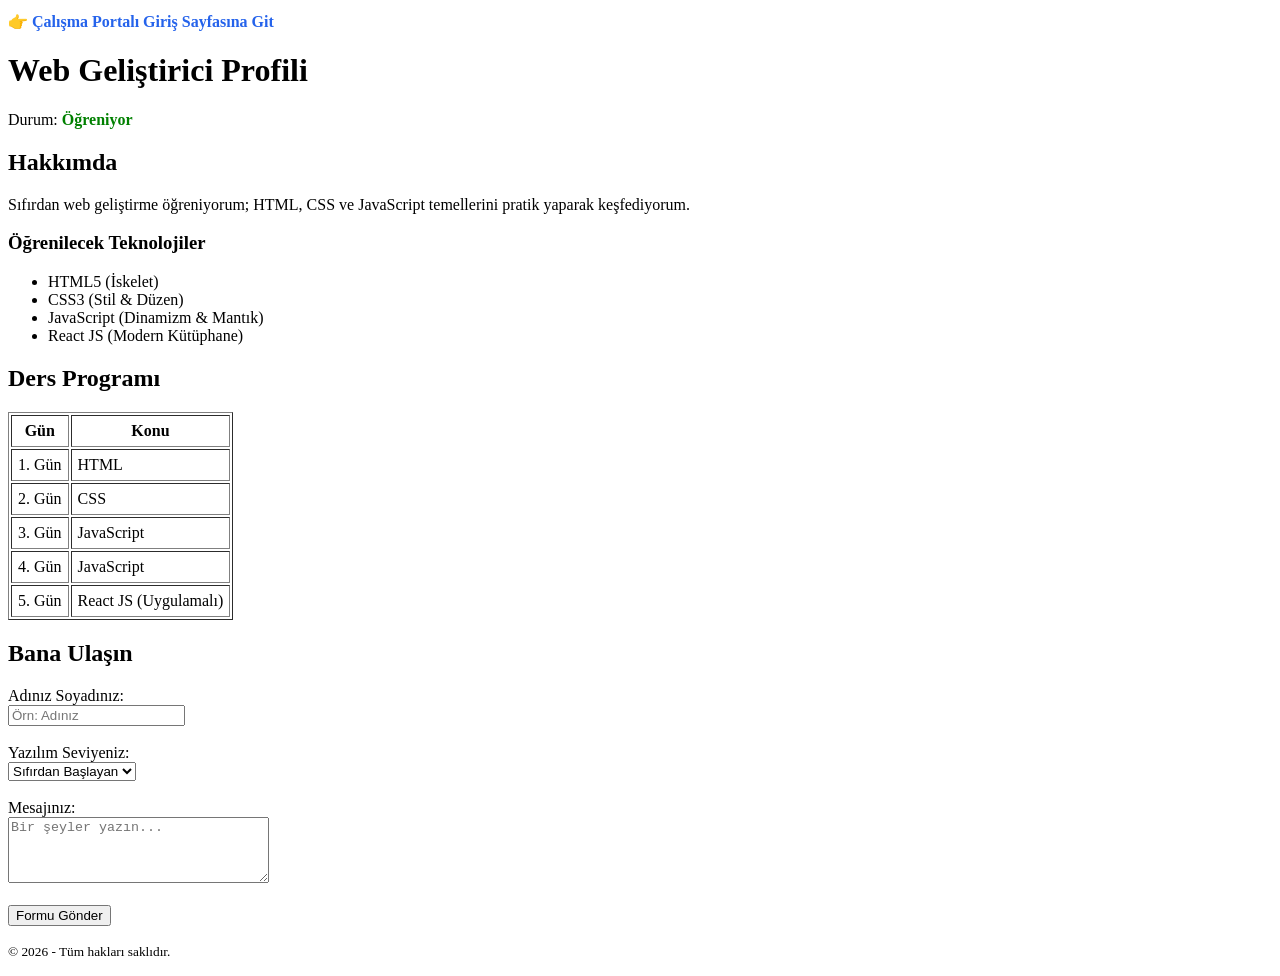
<file: index.html>
<!DOCTYPE html>
<html lang="tr">
<head>
  <meta charset="UTF-8">
  <title>Profil Kartım - HTML Temelleri</title>
</head>
<body>

  <!-- Semantik Başlık -->
  <header>
    <p style="margin-top: 12px;">
  👉 <a href="login.html" style="color: #2563eb; font-weight: bold; text-decoration: none;">Çalışma Portalı Giriş Sayfasına Git</a>
</p>
    <h1>Web Geliştirici Profili</h1>
    <p>Durum: <span style="color: green; font-weight: bold;">Öğreniyor</span></p>
  </header>

  <main>
    
    <!-- 1. Bölüm: Bilgiler ve Listeler -->
    <section>
      <h2>Hakkımda</h2>
      <p>Sıfırdan web geliştirme öğreniyorum; HTML, CSS ve JavaScript temellerini pratik yaparak keşfediyorum.</p>
      
      <h3>Öğrenilecek Teknolojiler</h3>
      <ul>
        <li>HTML5 (İskelet)</li>
        <li>CSS3 (Stil & Düzen)</li>
        <li>JavaScript (Dinamizm & Mantık)</li>
        <li>React JS (Modern Kütüphane)</li>
      </ul>
    </section>

    <!-- 2. Bölüm: 5 Günlük Ders Tablosu -->
    <section>
      <h2>Ders Programı</h2>
      <table border="1" cellpadding="6">
        <thead>
          <tr>
            <th>Gün</th>
            <th>Konu</th>
          </tr>
        </thead>
        <tbody>
          <tr>
            <td>1. Gün</td>
            <td>HTML</td>
          </tr>
          <tr>
            <td>2. Gün</td>
            <td>CSS</td>
          </tr>
          <tr>
            <td>3. Gün</td>
            <td>JavaScript</td>
          </tr>
          <tr>
            <td>4. Gün</td>
            <td>JavaScript</td>
          </tr>
          <tr>
            <td>5. Gün</td>
            <td>React JS (Uygulamalı)</td>
          </tr>
        </tbody>
      </table>
    </section>

    <!-- 3. Bölüm: Form Elementleri -->
    <section>
      <h2>Bana Ulaşın</h2>
      <form action="#">
        
        <label for="ad-soyad">Adınız Soyadınız:</label><br>
        <input type="text" id="ad-soyad" name="adSoyad" placeholder="Örn: Adınız" required><br><br>

        <label for="seviye">Yazılım Seviyeniz:</label><br>
        <select id="seviye" name="seviye">
          <option value="sifir">Sıfırdan Başlayan</option>
          <option value="orta">Orta Seviye</option>
        </select><br><br>

        <label for="mesaj">Mesajınız:</label><br>
        <textarea id="mesaj" name="mesaj" rows="4" cols="30" placeholder="Bir şeyler yazın..."></textarea><br><br>

        <button type="submit">Formu Gönder</button>
      </form>
    </section>

  </main>

  <footer>
    <p><small>&copy; 2026 - Tüm hakları saklıdır.</small></p>
  </footer>

</body>
</html>
</file>
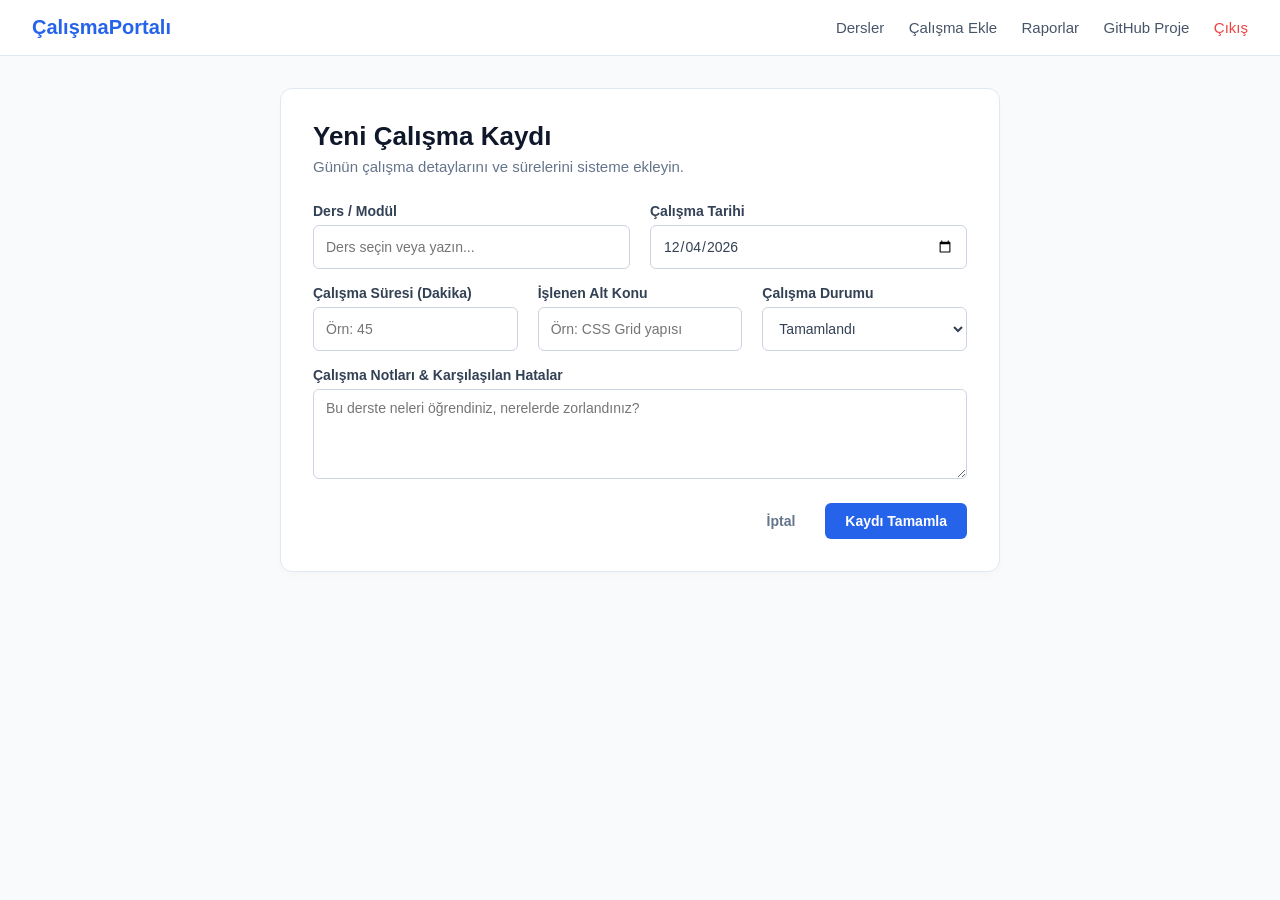
<file: add-study.html>
<!DOCTYPE html>
<html lang="tr">
<head>
  <meta charset="UTF-8">
  <title>Çalışma Ekle | Çalışma Portalı</title>
  <link rel="stylesheet" href="style.css">
</head>
<body>

  <!-- Ortak Navbar -->
  <header class="navbar">
    <div class="logo">ÇalışmaPortalı</div>
    <nav class="nav-links">
      <a href="lessons.html">Dersler</a>
      <a href="add-study.html">Çalışma Ekle</a>
      <a href="reports.html">Raporlar</a>
      <a href="github.html">GitHub Proje</a>
      <a href="login.html" class="logout-link">Çıkış</a>
    </nav>
  </header>

  <!-- Form İçerik Alanı -->
  <main class="container">
    <div class="form-card">
      <div class="page-title">
        <h1>Yeni Çalışma Kaydı</h1>
        <p>Günün çalışma detaylarını ve sürelerini sisteme ekleyin.</p>
      </div>

      <form action="reports.html" method="get">
        
        <!-- 1. Satır: Ders Adı ve Tarih -->
        <div class="form-row">
          <div class="form-group flex-1">
            <label for="lesson-input">Ders / Modül</label>
            <input list="lesson-options" id="lesson-input" name="lesson" placeholder="Ders seçin veya yazın..." required>
            <datalist id="lesson-options">
              <option value="1. Gün: HTML Temelleri">
              <option value="2. Gün: CSS & Grid / Flexbox">
              <option value="3. Gün: JavaScript Giriş">
              <option value="4. Gün: Modern JavaScript & API">
              <option value="5. Gün: React JS">
            </datalist>
          </div>

          <div class="form-group flex-1">
            <label for="study-date">Çalışma Tarihi</label>
            <input type="date" id="study-date" name="studyDate" required>
          </div>
        </div>

        <!-- 2. Satır: Süre, Alt Konu ve Durum -->
        <div class="form-row">
          <div class="form-group flex-1">
            <label for="duration">Çalışma Süresi (Dakika)</label>
            <input type="number" id="duration" name="duration" min="0" step="1" placeholder="Örn: 45" required>
          </div>

          <div class="form-group flex-1">
            <label for="study-topic">İşlenen Alt Konu</label>
            <input type="text" id="study-topic" name="topic" placeholder="Örn: CSS Grid yapısı" required>
          </div>

          <div class="form-group flex-1">
            <label for="status-select">Çalışma Durumu</label>
            <select id="status-select" name="status">
              <option value="Tamamlandı">Tamamlandı</option>
              <option value="Devam Ediyor">Devam Ediyor</option>
              <option value="Planlandı">Planlandı</option>
            </select>
          </div>
        </div>

        <!-- 3. Satır: Notlar -->
        <div class="form-group">
          <label for="notes">Çalışma Notları & Karşılaşılan Hatalar</label>
          <textarea id="notes" name="notes" rows="3" placeholder="Bu derste neleri öğrendiniz, nerelerde zorlandınız?"></textarea>
        </div>

        <!-- Butonlar -->
        <div class="form-actions">
          <a href="lessons.html" class="btn-secondary">İptal</a>
          <button type="submit" class="btn-primary-inline">Kaydı Tamamla</button>
        </div>

      </form>

      </form>
    </div>
  </main>

  <!-- Sayfanın en altına JS dosyamızı bağlıyoruz -->
  <script src="script.js"></script>
</body>
</html>

</body>
</html>
</file>
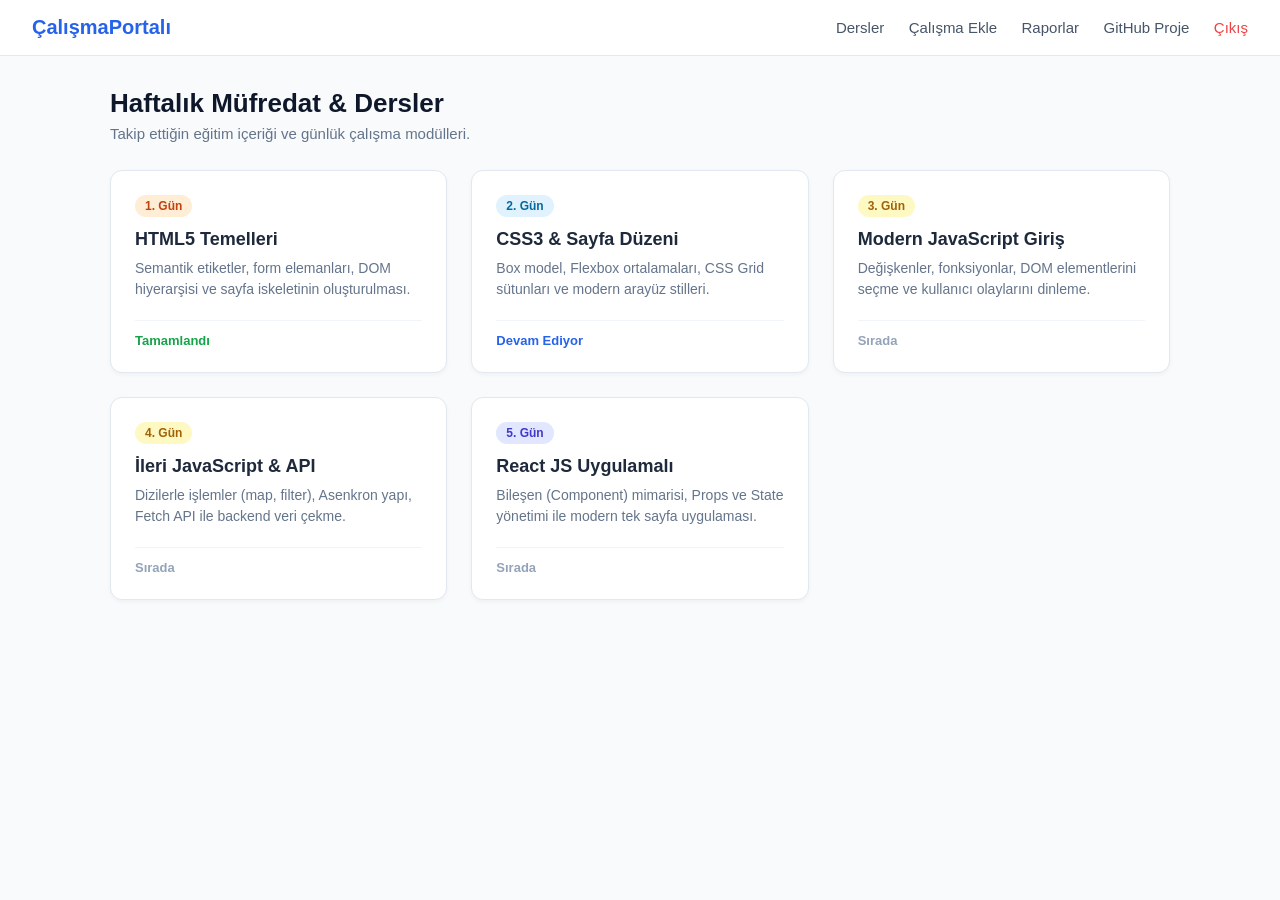
<file: lesson.html>
<!DOCTYPE html>
<html lang="tr">
<head>
  <meta charset="UTF-8">
  <title>Dersler | Çalışma Portalı</title>
  <link rel="stylesheet" href="style.css">
</head>
<body>

  <!-- Üst Gezinme Menüsü (Navbar) -->
  <header class="navbar">
    <div class="logo">ÇalışmaPortalı</div>
    <nav class="nav-links">
      <a href="lessons.html">Dersler</a>
      <a href="add-study.html">Çalışma Ekle</a>
      <a href="reports.html">Raporlar</a>
      <a href="github.html">GitHub Proje</a>
      <a href="login.html" class="logout-link">Çıkış</a>
    </nav>
  </header>

  <!-- Ana İçerik Alanı -->
  <main class="container">
    <div class="page-title">
      <h1>Haftalık Müfredat & Dersler</h1>
      <p>Takip ettiğin eğitim içeriği ve günlük çalışma modülleri.</p>
    </div>

    <!-- CSS Grid ile Kartların Dizildiği Alan -->
    <section class="lesson-grid">
      
      <!-- 1. Kart -->
      <article class="lesson-card">
        <span class="badge badge-html">1. Gün</span>
        <h3>HTML5 Temelleri</h3>
        <p>Semantik etiketler, form elemanları, DOM hiyerarşisi ve sayfa iskeletinin oluşturulması.</p>
        <div class="card-footer">
          <span class="status completed">Tamamlandı</span>
        </div>
      </article>

      <!-- 2. Kart -->
      <article class="lesson-card">
        <span class="badge badge-css">2. Gün</span>
        <h3>CSS3 & Sayfa Düzeni</h3>
        <p>Box model, Flexbox ortalamaları, CSS Grid sütunları ve modern arayüz stilleri.</p>
        <div class="card-footer">
          <span class="status in-progress">Devam Ediyor</span>
        </div>
      </article>

      <!-- 3. Kart -->
      <article class="lesson-card">
        <span class="badge badge-js">3. Gün</span>
        <h3>Modern JavaScript Giriş</h3>
        <p>Değişkenler, fonksiyonlar, DOM elementlerini seçme ve kullanıcı olaylarını dinleme.</p>
        <div class="card-footer">
          <span class="status pending">Sırada</span>
        </div>
      </article>

      <!-- 4. Kart -->
      <article class="lesson-card">
        <span class="badge badge-js">4. Gün</span>
        <h3>İleri JavaScript & API</h3>
        <p>Dizilerle işlemler (map, filter), Asenkron yapı, Fetch API ile backend veri çekme.</p>
        <div class="card-footer">
          <span class="status pending">Sırada</span>
        </div>
      </article>

      <!-- 5. Kart -->
      <article class="lesson-card">
        <span class="badge badge-react">5. Gün</span>
        <h3>React JS Uygulamalı</h3>
        <p>Bileşen (Component) mimarisi, Props ve State yönetimi ile modern tek sayfa uygulaması.</p>
        <div class="card-footer">
          <span class="status pending">Sırada</span>
        </div>
      </article>

    </section>
  </main>

</body>
</html>
</file>
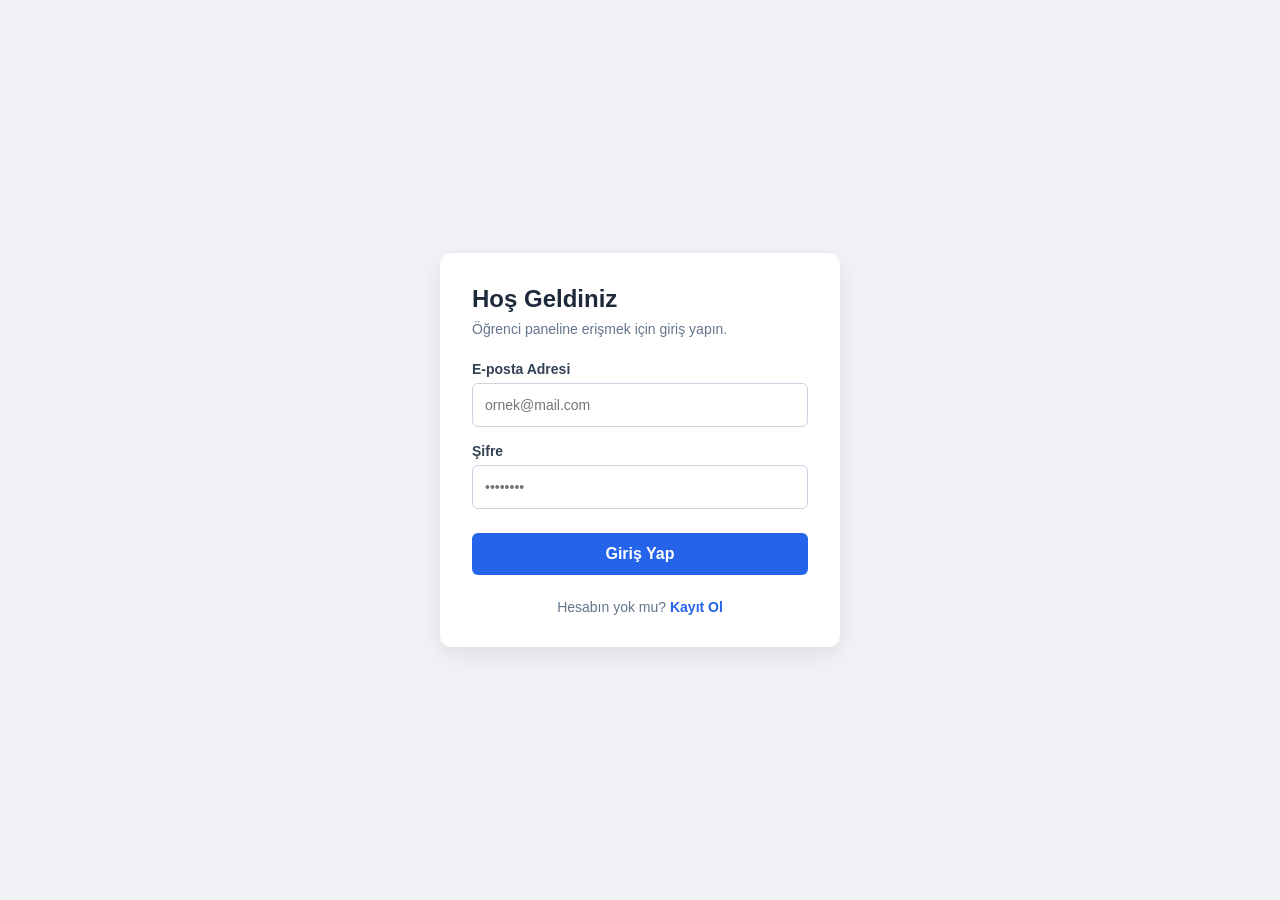
<file: login.html>
<!DOCTYPE html>
<html lang="tr">
<head>
  <meta charset="UTF-8">
  <title>Giriş Yap | Çalışma Portalı</title>
  <!-- CSS dosyamızı buraya bağlıyoruz -->
  <link rel="stylesheet" href="style.css">
</head>
<body class="auth-page">

  <main class="auth-card">
    <header class="auth-header">
      <h2>Hoş Geldiniz</h2>
      <p>Öğrenci paneline erişmek için giriş yapın.</p>
    </header>

    <form class="auth-form" action="lessons.html" method="get">
      <div class="form-group">
        <label for="email">E-posta Adresi</label>
        <input type="email" id="email" name="email" placeholder="ornek@mail.com" required>
      </div>

      <div class="form-group">
        <label for="password">Şifre</label>
        <input type="password" id="password" name="password" placeholder="••••••••" required>
      </div>

      <button type="submit" class="btn-primary">Giriş Yap</button>
    </form>

    <footer class="auth-footer">
      <p>Hesabın yok mu? <a href="register.html">Kayıt Ol</a></p>
    </footer>
  </main>

</body>
</html>
</file>
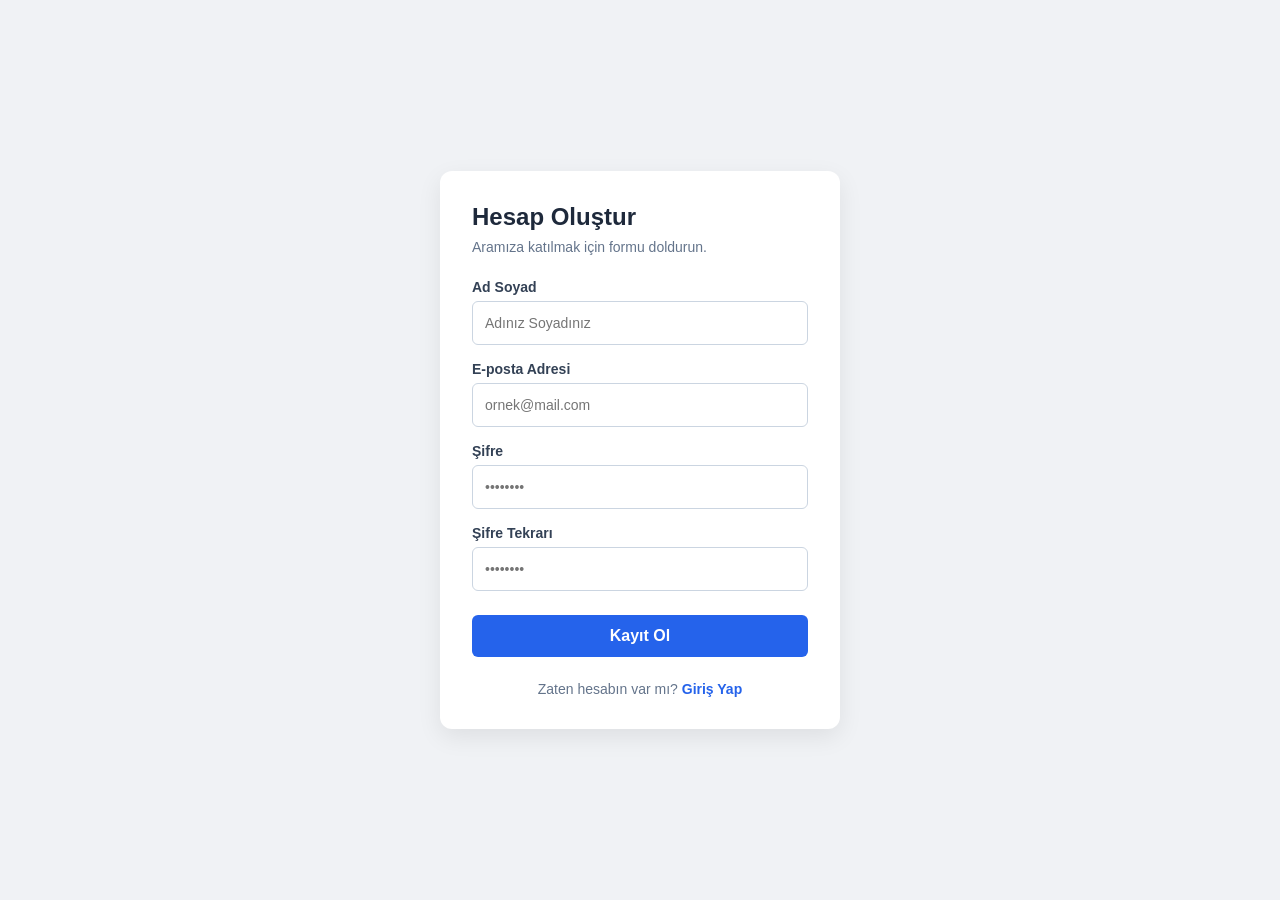
<file: register.html>
<!DOCTYPE html>
<html lang="tr">
<head>
  <meta charset="UTF-8">
  <title>Kayıt Ol | Çalışma Portalı</title>
  <link rel="stylesheet" href="style.css">
</head>
<body class="auth-page">

  <main class="auth-card">
    <header class="auth-header">
      <h2>Hesap Oluştur</h2>
      <p>Aramıza katılmak için formu doldurun.</p>
    </header>

    <form class="auth-form" action="login.html" method="get">
      <div class="form-group">
        <label for="name">Ad Soyad</label>
        <input type="text" id="name" name="name" placeholder="Adınız Soyadınız" required>
      </div>

      <div class="form-group">
        <label for="email">E-posta Adresi</label>
        <input type="email" id="email" name="email" placeholder="ornek@mail.com" required>
      </div>

      <div class="form-group">
        <label for="password">Şifre</label>
        <input type="password" id="password" name="password" placeholder="••••••••" required>
      </div>

      <div class="form-group">
        <label for="password-confirm">Şifre Tekrarı</label>
        <input type="password" id="password-confirm" name="passwordConfirm" placeholder="••••••••" required>
      </div>

      <button type="submit" class="btn-primary">Kayıt Ol</button>
    </form>

    <footer class="auth-footer">
      <p>Zaten hesabın var mı? <a href="login.html">Giriş Yap</a></p>
    </footer>
  </main>

</body>
</html>
</file>
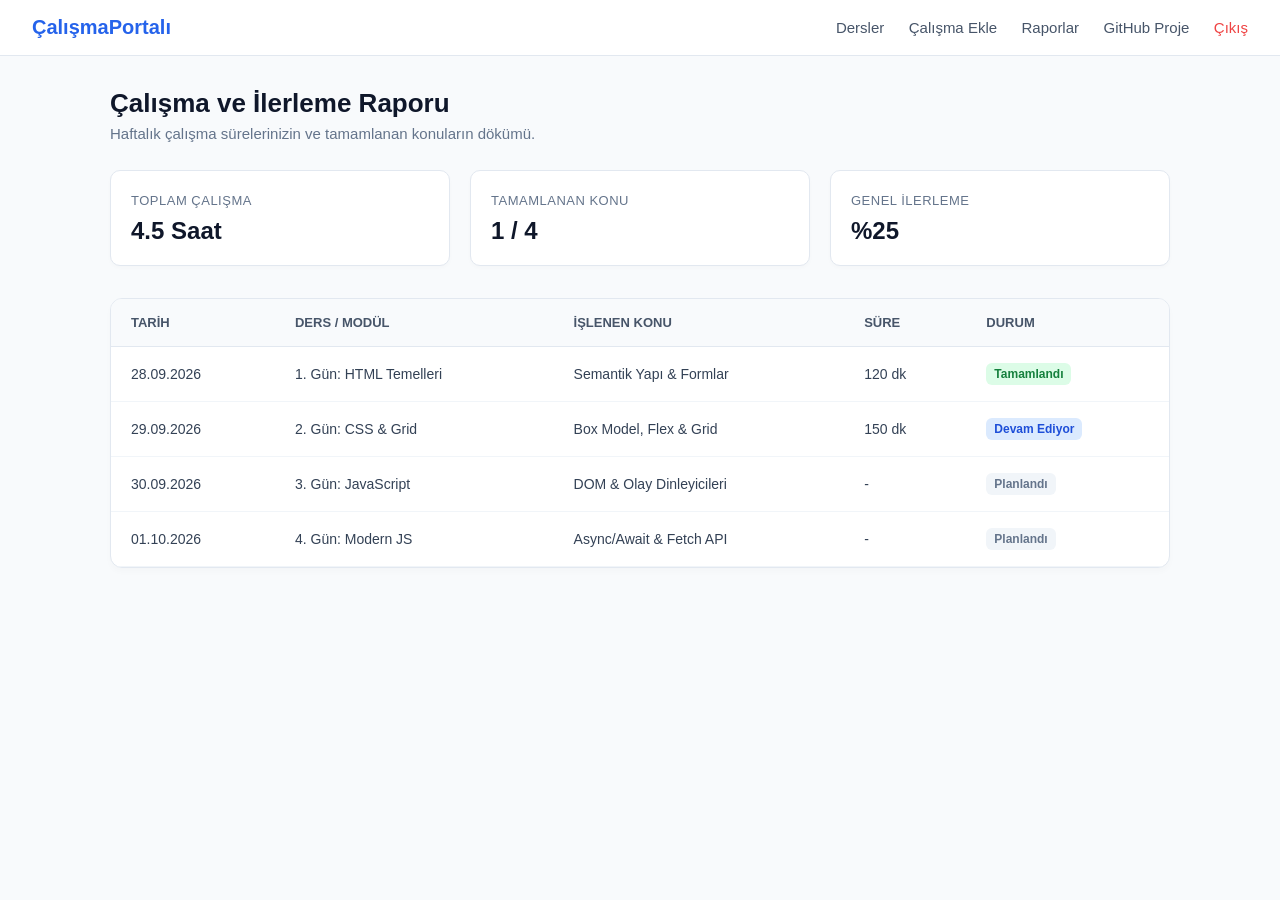
<file: reports.html>
<!DOCTYPE html>
<html lang="tr">
<head>
  <meta charset="UTF-8">
  <title>Raporlar | Çalışma Portalı</title>
  <link rel="stylesheet" href="style.css">
</head>
<body>

  <!-- Ortak Navbar -->
  <header class="navbar">
    <div class="logo">ÇalışmaPortalı</div>
    <nav class="nav-links">
      <a href="lessons.html">Dersler</a>
      <a href="add-study.html">Çalışma Ekle</a>
      <a href="reports.html">Raporlar</a>
      <a href="github.html">GitHub Proje</a>
      <a href="login.html" class="logout-link">Çıkış</a>
    </nav>
  </header>

  <!-- Ana İçerik -->
  <main class="container">
    <div class="page-title">
      <h1>Çalışma ve İlerleme Raporu</h1>
      <p>Haftalık çalışma sürelerinizin ve tamamlanan konuların dökümü.</p>
    </div>

    <!-- Özet İstatistik Kartları (Dinamik Hale Getirildi) -->
    <section class="stats-grid">
      <div class="stat-card">
        <span class="stat-label">Toplam Çalışma</span>
        <h3 class="stat-value" id="stat-total-hours">0 Saat</h3>
      </div>
      <div class="stat-card">
        <span class="stat-label">Tamamlanan Konu</span>
        <h3 class="stat-value" id="stat-completed-count">0 / 0</h3>
      </div>
      <div class="stat-card">
        <span class="stat-label">Genel İlerleme</span>
        <h3 class="stat-value" id="stat-progress-percent">%0</h3>
      </div>
    </section>

    <!-- Modern Tablo Alanı -->
    <section class="table-container">
      <table class="report-table">
        <thead>
          <tr>
            <th>Tarih</th>
            <th>Ders / Modül</th>
            <th>İşlenen Konu</th>
            <th>Süre</th>
            <th>Durum</th>
          </tr>
        </thead>
        <tbody>
          <tr>
            <td>28.09.2026</td>
            <td>1. Gün: HTML Temelleri</td>
            <td>Semantik Yapı & Formlar</td>
            <td>120 dk</td>
            <td><span class="table-badge badge-success">Tamamlandı</span></td>
          </tr>
          <tr>
            <td>29.09.2026</td>
            <td>2. Gün: CSS & Grid</td>
            <td>Box Model, Flex & Grid</td>
            <td>150 dk</td>
            <td><span class="table-badge badge-process">Devam Ediyor</span></td>
          </tr>
          <tr>
            <td>30.09.2026</td>
            <td>3. Gün: JavaScript</td>
            <td>DOM & Olay Dinleyicileri</td>
            <td>-</td>
            <td><span class="table-badge badge-waiting">Planlandı</span></td>
          </tr>
          <tr>
            <td>01.10.2026</td>
            <td>4. Gün: Modern JS</td>
            <td>Async/Await & Fetch API</td>
            <td>-</td>
            <td><span class="table-badge badge-waiting">Planlandı</span></td>
          </tr>
        </tbody>
      </table>
    </section>
  </main>

<script src="script.js"></script>
</body>
</html>

</body>
</html>
</file>
<file: style.css>
/* 1. RESET & BOX MODEL: Kutu hesaplamasını standart yapıyoruz */
* {
  margin: 0;
  padding: 0;
  box-sizing: border-box; /* Padding ve border kutuyu şişirmesin */
  font-family: 'Segoe UI', Tahoma, Geneva, Verdana, sans-serif;
}

/* 2. FLEXBOX İLE TAM ORTALAMA: Sayfa gövdesi tüm ekranı kaplasın */
body.auth-page {
  background-color: #f0f2f5; /* Yumuşak arka plan rengi */
  min-height: 100vh;         /* Ekranın tüm yüksekliğini kapla */
  display: flex;             /* Flexbox devreye girdi */
  justify-content: center;   /* Yatayda tam ortala */
  align-items: center;       /* Dikeyde tam ortala */
}

/* 3. KART DÜZENİ: Box model (Padding, Border, Shadow) */
.auth-card {
  background-color: #ffffff;
  width: 100%;
  max-width: 400px;
  padding: 32px;             /* İç boşluk */
  border-radius: 12px;       /* Köşe yuvarlama */
  box-shadow: 0 8px 24px rgba(0, 0, 0, 0.08); /* Hafif gölge */
}

.auth-header h2 {
  color: #1e293b;
  margin-bottom: 8px;        /* Dış boşluk: altındaki yazıdan uzaklaş */
}

.auth-header p {
  color: #64748b;
  font-size: 14px;
  margin-bottom: 24px;
}

/* 4. FORM GRUPLARI */
.form-group {
  margin-bottom: 16px;
  display: flex;
  flex-direction: column;    /* Label ve input'u alt alta diz */
}

.form-group label {
  font-size: 14px;
  font-weight: 600;
  color: #334155;
  margin-bottom: 6px;
}

/* 5. ATTRIBUTE SELECTOR: Sadece text/email/password kutularını seç */
input[type="text"],
input[type="email"],
input[type="password"] {
  padding: 12px;
  border: 1px solid #cbd5e1;
  border-radius: 6px;
  font-size: 14px;
  outline: none;
  transition: border-color 0.2s ease, box-shadow 0.2s ease;
}

/* 6. PSEUDO-CLASS (:focus): Kutuya tıklanınca mavi çerçeve yansın */
input[type="text"]:focus,
input[type="email"]:focus,
input[type="password"]:focus {
  border-color: #2563eb;
  box-shadow: 0 0 0 3px rgba(37, 99, 235, 0.15);
}

/* 7. BUTON & HOVER & TRANSFORM */
.btn-primary {
  width: 100%;
  padding: 12px;
  background-color: #2563eb;
  color: #ffffff;
  border: none;
  border-radius: 6px;
  font-size: 16px;
  font-weight: 600;
  cursor: pointer;
  margin-top: 8px;
  transition: background-color 0.2s ease, transform 0.1s ease;
}

/* Farenin üzerine gelme durumu (:hover) */
.btn-primary:hover {
  background-color: #1d4ed8;
  transform: translateY(-2px); /* Buton hafif yukarı kalkar */
}

/* Tıklanma anı (:active) */
.btn-primary:active {
  transform: translateY(0);    /* Basılınca eski yerine iner */
}

.auth-footer {
  margin-top: 24px;
  text-align: center;
  font-size: 14px;
  color: #64748b;
}

.auth-footer a {
  color: #2563eb;
  text-decoration: none;
  font-weight: 600;
}

.auth-footer a:hover {
  text-decoration: underline;
}
/* --- GENEL SAYFA DÜZENİ --- */
body {
  background-color: #f8fafc;
  color: #334155;
}

.container {
  max-width: 1100px;
  margin: 32px auto;
  padding: 0 20px;
}

.page-title {
  margin-bottom: 28px;
}

.page-title h1 {
  font-size: 26px;
  color: #0f172a;
  margin-bottom: 6px;
}

.page-title p {
  color: #64748b;
  font-size: 15px;
}

/* --- NAVBAR (FLEXBOX) --- */
.navbar {
  background-color: #ffffff;
  padding: 16px 32px;
  display: flex;
  justify-content: space-between;
  align-items: center;
  border-bottom: 1px solid #e2e8f0;
}

.navbar .logo {
  font-size: 20px;
  font-weight: 700;
  color: #2563eb;
}

.nav-links a {
  text-decoration: none;
  color: #475569;
  font-size: 15px;
  font-weight: 500;
  margin-left: 20px;
  transition: color 0.2s ease;
}

.nav-links a:hover,
.nav-links a.active {
  color: #2563eb;
}

.nav-links a.logout-link {
  color: #ef4444;
}

/* --- CSS GRID: DERS KARTLARI ALANI --- */
.lesson-grid {
  display: grid;
  /* Ekran genişliğine göre otomatik 280px sütunlar oluştur ve boşluğu doldur */
  grid-template-columns: repeat(auto-fill, minmax(280px, 1fr));
  gap: 24px; /* Kartların arasındaki boşluk */
}

/* KART TASARIMI (TRANSFORM & HOVER) */
.lesson-card {
  background-color: #ffffff;
  border: 1px solid #e2e8f0;
  border-radius: 12px;
  padding: 24px;
  display: flex;
  flex-direction: column;
  justify-content: space-between;
  box-shadow: 0 2px 4px rgba(0, 0, 0, 0.04);
  transition: transform 0.2s ease, box-shadow 0.2s ease;
}

.lesson-card:hover {
  transform: translateY(-4px); /* Üzerine gelince yukarı kaysın */
  box-shadow: 0 10px 20px rgba(0, 0, 0, 0.08);
}

.lesson-card h3 {
  font-size: 18px;
  color: #1e293b;
  margin: 12px 0 8px 0;
}

.lesson-card p {
  font-size: 14px;
  color: #64748b;
  line-height: 1.5;
  margin-bottom: 20px;
}

/* ROZETLER (BADGES) */
.badge {
  display: inline-block;
  align-self: flex-start;
  padding: 4px 10px;
  border-radius: 999px;
  font-size: 12px;
  font-weight: 600;
}

.badge-html { background-color: #ffedd5; color: #c2410c; }
.badge-css { background-color: #e0f2fe; color: #0369a1; }
.badge-js { background-color: #fef9c3; color: #a16207; }
.badge-react { background-color: #e0e7ff; color: #4338ca; }

/* KART DURUMLARI (STATUS) */
.card-footer {
  border-top: 1px solid #f1f5f9;
  padding-top: 12px;
  font-size: 13px;
  font-weight: 600;
}

.status.completed { color: #16a34a; }
.status.in-progress { color: #2563eb; }
.status.pending { color: #94a3b8; }

/* --- FORM KARTI VE ELEMANLARI (ADD-STUDY) --- */
.form-card {
  background-color: #ffffff;
  border: 1px solid #e2e8f0;
  border-radius: 12px;
  padding: 32px;
  max-width: 720px;
  margin: 0 auto;
  box-shadow: 0 4px 6px rgba(0, 0, 0, 0.02);
}

/* Yan yana duran form alanları için Flexbox */
.form-row {
  display: flex;
  gap: 20px;
}

.flex-1 {
  flex: 1; /* Eşit genişlikte paylaştır */
}

/* Select, Datalist, Date, Number, Text ve Textarea elemanlarının boyut eşitliği */
select,
input[list],
input[type="text"],
input[type="email"],
input[type="password"],
input[type="date"],
input[type="number"],
textarea {
  width: 100%;
  height: 44px; /* Tüm tek satırlık kutuların yüksekliğini eşitliyoruz */
  padding: 10px 12px;
  border: 1px solid #cbd5e1;
  border-radius: 6px;
  font-size: 14px;
  outline: none;
  background-color: #ffffff;
  color: #334155;
  box-sizing: border-box; /* Padding yüksekliği bozmasın */
  transition: border-color 0.2s ease, box-shadow 0.2s ease;
}

/* Textarea çok satırlı olduğu için sabit 44px yüksekliği eziyoruz */
textarea {
  height: auto;
  min-height: 90px;
  resize: vertical;
}

select:focus,
input[list]:focus,
input[type="text"]:focus,
input[type="email"]:focus,
input[type="password"]:focus,
input[type="date"]:focus,
input[type="number"]:focus,
textarea:focus {
  border-color: #2563eb;
  box-shadow: 0 0 0 3px rgba(37, 99, 235, 0.15);
}

textarea {
  resize: vertical; /* Sadece dikeyde boyutlandırılabilsin */
}

/* Buton grubu yerleşimi */
.form-actions {
  display: flex;
  justify-content: flex-end; /* Butonları sağa yasla */
  align-items: center;
  gap: 12px;
  margin-top: 24px;
}

.btn-secondary {
  text-decoration: none;
  color: #64748b;
  font-size: 14px;
  font-weight: 600;
  padding: 10px 18px;
  border-radius: 6px;
  transition: background-color 0.2s ease;
}

.btn-secondary:hover {
  background-color: #f1f5f9;
  color: #0f172a;
}

.btn-primary-inline {
  padding: 10px 20px;
  background-color: #2563eb;
  color: #ffffff;
  border: none;
  border-radius: 6px;
  font-size: 14px;
  font-weight: 600;
  cursor: pointer;
  transition: background-color 0.2s ease, transform 0.1s ease;
}

.btn-primary-inline:hover {
  background-color: #1d4ed8;
  transform: translateY(-1px);
}

/* --- İSTATİSTİK KARTLARI (STATS) --- */
.stats-grid {
  display: flex;
  gap: 20px;
  margin-bottom: 32px;
}

.stat-card {
  flex: 1;
  background-color: #ffffff;
  border: 1px solid #e2e8f0;
  border-radius: 10px;
  padding: 20px;
  box-shadow: 0 2px 4px rgba(0, 0, 0, 0.02);
}

.stat-label {
  font-size: 13px;
  color: #64748b;
  font-weight: 500;
  text-transform: uppercase;
  letter-spacing: 0.5px;
}

.stat-value {
  font-size: 24px;
  color: #0f172a;
  margin-top: 8px;
}

/* --- MODERN TABLO TASARIMI --- */
.table-container {
  background-color: #ffffff;
  border: 1px solid #e2e8f0;
  border-radius: 12px;
  overflow: hidden;
  box-shadow: 0 4px 6px rgba(0, 0, 0, 0.02);
}

.report-table {
  width: 100%;
  border-collapse: collapse; /* Çift çizgileri tek çizgiye indir */
  text-align: left;
}

.report-table th {
  background-color: #f8fafc;
  color: #475569;
  font-size: 13px;
  font-weight: 600;
  padding: 16px 20px;
  border-bottom: 1px solid #e2e8f0;
  text-transform: uppercase;
}

.report-table td {
  padding: 16px 20px;
  font-size: 14px;
  color: #334155;
  border-bottom: 1px solid #f1f5f9;
}

/* Satırın üzerine gelince hafif grileşme (Hover efekti) */
.report-table tbody tr:hover {
  background-color: #f8fafc;
}

/* Tablo içindeki durum rozetleri */
.table-badge {
  display: inline-block;
  padding: 4px 8px;
  border-radius: 6px;
  font-size: 12px;
  font-weight: 600;
}

.badge-success { background-color: #dcfce7; color: #15803d; }
.badge-process { background-color: #dbeafe; color: #1d4ed8; }
.badge-waiting { background-color: #f1f5f9; color: #64748b; }

/* --- GITHUB SAYFASI TASARIMI --- */
.github-search-box {
  display: flex;
  gap: 12px;
  max-width: 600px;
  margin-bottom: 24px;
}

.status-msg {
  font-size: 15px;
  font-weight: 500;
  color: #2563eb;
  margin-bottom: 16px;
}

.gh-card {
  background-color: #ffffff;
  border: 1px solid #e2e8f0;
  border-radius: 12px;
  padding: 28px;
  max-width: 700px;
  box-shadow: 0 4px 6px rgba(0, 0, 0, 0.02);
}

.gh-header {
  display: flex;
  gap: 20px;
  align-items: center;
}

.gh-header img {
  width: 90px;
  height: 90px;
  border-radius: 50%;
  border: 2px solid #2563eb;
}

.gh-info h2 {
  font-size: 22px;
  color: #0f172a;
}

.gh-info a {
  color: #2563eb;
  text-decoration: none;
  font-size: 14px;
  font-weight: 500;
}

.gh-info a:hover {
  text-decoration: underline;
}

.gh-info p {
  color: #64748b;
  font-size: 14px;
  margin-top: 6px;
}

.gh-stats {
  display: flex;
  gap: 12px;
  margin-top: 20px;
  padding-bottom: 16px;
  border-bottom: 1px solid #f1f5f9;
}

.stat-pill {
  background-color: #f1f5f9;
  padding: 6px 14px;
  border-radius: 999px;
  font-size: 13px;
  font-weight: 600;
  color: #334155;
}

.stat-pill span {
  color: #2563eb;
}

.gh-repo-list {
  list-style: none;
  display: flex;
  flex-direction: column;
  gap: 10px;
}

.gh-repo-list li {
  background-color: #f8fafc;
  padding: 12px 16px;
  border-radius: 8px;
  border: 1px solid #e2e8f0;
}

.gh-repo-list li a {
  text-decoration: none;
  font-weight: 600;
  color: #0f172a;
  display: block;
}

.gh-repo-list li a:hover {
  color: #2563eb;
}
</file>
